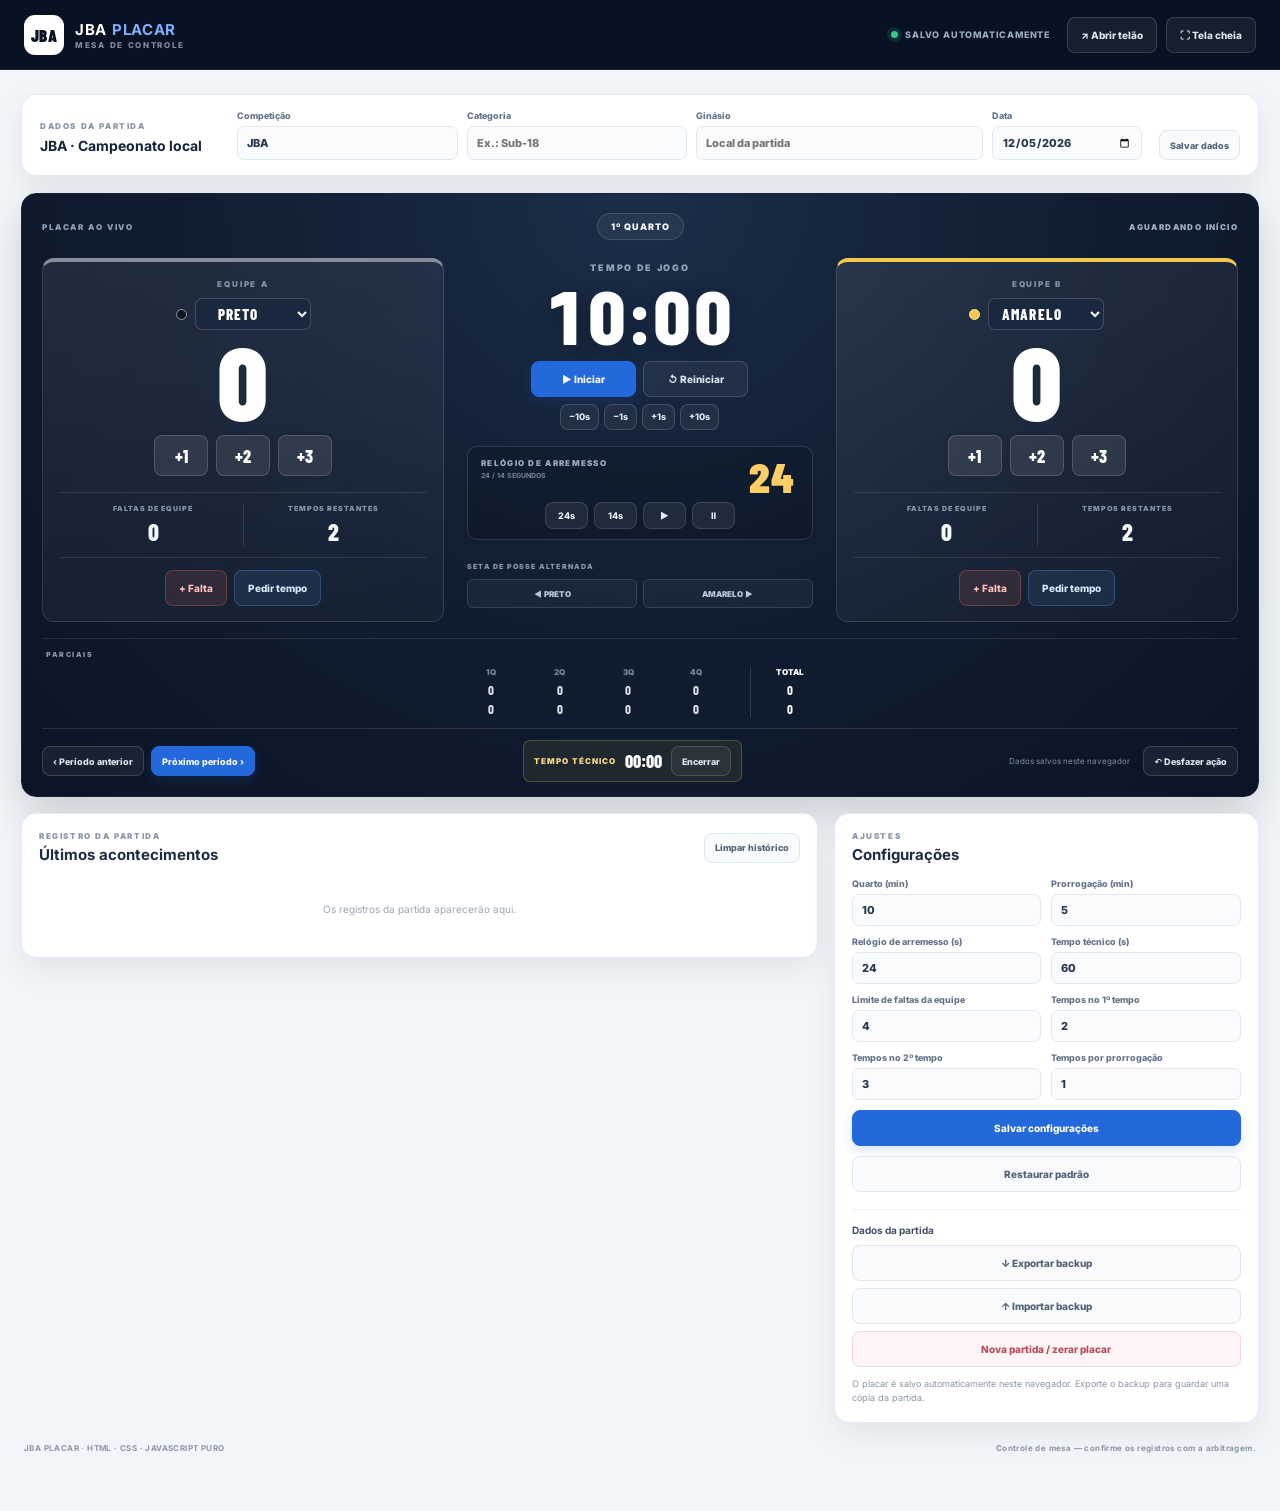
<file: index.html>
<!doctype html>
<html lang="pt-BR">
<head>
  <meta charset="utf-8">
  <meta name="viewport" content="width=device-width, initial-scale=1">
  <meta name="theme-color" content="#0b1424">
  <title>JBA | Placar de Basquete</title>
  <link rel="stylesheet" href="style.css">
</head>
<body>
  <header class="topbar">
    <a class="brand" href="index.html" aria-label="JBA Placar">
      <span class="brand-mark">JBA</span>
      <span class="brand-copy"><strong>JBA <em>PLACAR</em></strong><small>MESA DE CONTROLE</small></span>
    </a>
    <div class="top-actions">
      <span class="save-status" id="saveIndicator"><i></i> SALVAMENTO AUTOMÁTICO</span>
      <button class="button button-ghost" id="openDisplayBtn" type="button">↗ Abrir telão</button>
      <button class="button button-ghost" id="fullscreenBtn" type="button">⛶ Tela cheia</button>
    </div>
  </header>

  <main class="page-wrap">
    <section class="match-info panel">
      <div class="match-info-heading">
        <span class="eyebrow">DADOS DA PARTIDA</span>
        <strong id="matchTitle">JBA · Campeonato local</strong>
      </div>
      <div class="match-fields">
        <label>Competição<input id="competitionInput" maxlength="60" value="JBA"></label>
        <label>Categoria<input id="categoryInput" maxlength="40" placeholder="Ex.: Sub-18"></label>
        <label>Ginásio<input id="venueInput" maxlength="60" placeholder="Local da partida"></label>
        <label>Data<input id="dateInput" type="date"></label>
      </div>
      <button class="button button-small button-light" id="saveMetaBtn" type="button">Salvar dados</button>
    </section>

    <section class="scoreboard panel" aria-label="Placar da partida">
      <div class="scoreboard-topline">
        <span class="eyebrow">PLACAR AO VIVO</span>
        <span class="period-pill" id="periodLabel">1º QUARTO</span>
        <span class="game-status" id="matchStatus">AGUARDANDO INÍCIO</span>
      </div>

      <div class="score-layout">
        <article class="team-card" id="homeTeamCard" data-color="preto">
          <div class="team-role">EQUIPE A</div>
          <div class="team-select-wrap">
            <span class="team-color-dot" id="homeColorDot"></span>
            <select class="team-select" id="homeTeamSelect" aria-label="Selecionar cor da equipe A">
              <option value="preto">PRETO</option><option value="amarelo">AMARELO</option><option value="verde">VERDE</option><option value="azul">AZUL</option>
            </select>
          </div>
          <div class="team-score" id="homeScore">0</div>
          <div class="score-actions">
            <button class="score-button" data-score-side="home" data-points="1" type="button">+1</button>
            <button class="score-button" data-score-side="home" data-points="2" type="button">+2</button>
            <button class="score-button" data-score-side="home" data-points="3" type="button">+3</button>
          </div>
          <div class="team-stats">
            <div><span>FALTAS DE EQUIPE</span><strong id="homeTeamFouls">0</strong></div>
            <div><span>TEMPOS RESTANTES</span><strong id="homeTimeouts">2</strong></div>
          </div>
          <div class="team-actions">
            <button class="button button-foul" data-team-foul="home" type="button">+ Falta</button>
            <button class="button button-timeout" data-timeout="home" type="button">Pedir tempo</button>
          </div>
        </article>

        <section class="clock-column" aria-label="Controles de tempo">
          <div class="clock-label">TEMPO DE JOGO</div>
          <div class="game-clock" id="gameClock">10:00</div>
          <div class="clock-main-actions">
            <button class="button button-primary" id="toggleGameClock" type="button">▶ Iniciar</button>
            <button class="button button-ghost" id="resetGameClock" type="button">↺ Reiniciar</button>
          </div>
          <div class="clock-adjust">
            <button class="button button-tiny button-ghost" data-adjust-clock="-10" type="button">−10s</button>
            <button class="button button-tiny button-ghost" data-adjust-clock="-1" type="button">−1s</button>
            <button class="button button-tiny button-ghost" data-adjust-clock="1" type="button">+1s</button>
            <button class="button button-tiny button-ghost" data-adjust-clock="10" type="button">+10s</button>
          </div>

          <div class="shot-clock-panel">
            <div class="shot-clock-heading"><span>RELÓGIO DE ARREMESSO</span><small>24 / 14 SEGUNDOS</small></div>
            <strong id="shotClock">24</strong>
            <div class="shot-clock-actions">
              <button class="button button-shot" id="shot24Btn" type="button">24s</button>
              <button class="button button-shot" id="shot14Btn" type="button">14s</button>
              <button class="button button-shot" id="shotToggleBtn" type="button">▶</button>
              <button class="button button-shot" id="shotStopBtn" type="button">Ⅱ</button>
            </div>
          </div>

          <div class="possession-panel">
            <span>SETA DE POSSE ALTERNADA</span>
            <div class="possession-buttons">
              <button id="possessionHome" class="possession-button" type="button">◀ EQUIPE A</button>
              <button id="possessionAway" class="possession-button" type="button">EQUIPE B ▶</button>
            </div>
          </div>
        </section>

        <article class="team-card" id="awayTeamCard" data-color="amarelo">
          <div class="team-role">EQUIPE B</div>
          <div class="team-select-wrap">
            <span class="team-color-dot" id="awayColorDot"></span>
            <select class="team-select" id="awayTeamSelect" aria-label="Selecionar cor da equipe B">
              <option value="preto">PRETO</option><option value="amarelo" selected>AMARELO</option><option value="verde">VERDE</option><option value="azul">AZUL</option>
            </select>
          </div>
          <div class="team-score" id="awayScore">0</div>
          <div class="score-actions">
            <button class="score-button" data-score-side="away" data-points="1" type="button">+1</button>
            <button class="score-button" data-score-side="away" data-points="2" type="button">+2</button>
            <button class="score-button" data-score-side="away" data-points="3" type="button">+3</button>
          </div>
          <div class="team-stats">
            <div><span>FALTAS DE EQUIPE</span><strong id="awayTeamFouls">0</strong></div>
            <div><span>TEMPOS RESTANTES</span><strong id="awayTimeouts">2</strong></div>
          </div>
          <div class="team-actions">
            <button class="button button-foul" data-team-foul="away" type="button">+ Falta</button>
            <button class="button button-timeout" data-timeout="away" type="button">Pedir tempo</button>
          </div>
        </article>
      </div>

      <div class="period-points" id="periodPoints" aria-label="Pontuação por período"></div>
      <div class="scoreboard-footer">
        <div class="period-controls">
          <button class="button button-ghost button-small" id="previousPeriodBtn" type="button">‹ Período anterior</button>
          <button class="button button-primary button-small" id="nextPeriodBtn" type="button">Próximo período ›</button>
        </div>
        <div class="timeout-display" id="timeoutDisplay" hidden>
          <span>TEMPO TÉCNICO</span><strong id="timeoutClock">01:00</strong>
          <button class="button button-small button-ghost" id="endTimeoutBtn" type="button">Encerrar</button>
        </div>
        <div class="undo-controls">
          <span id="saveMessage">Dados salvos neste navegador</span>
          <button class="button button-ghost button-small" id="undoBtn" type="button">↶ Desfazer ação</button>
        </div>
      </div>
    </section>

    <section class="below-grid">
      <article class="panel events-panel">
        <div class="panel-heading"><div><span class="eyebrow">REGISTRO DA PARTIDA</span><h2>Últimos acontecimentos</h2></div><button class="button button-small button-light" id="clearEventsBtn" type="button">Limpar histórico</button></div>
        <ol class="event-list" id="eventList"><li class="empty-events">Os registros da partida aparecerão aqui.</li></ol>
      </article>

      <aside class="panel settings-panel">
        <div class="panel-heading"><div><span class="eyebrow">AJUSTES</span><h2>Configurações</h2></div></div>
        <form id="settingsForm" class="settings-form">
          <label>Quarto (min)<input name="quarterMinutes" type="number" min="1" max="20" required></label>
          <label>Prorrogação (min)<input name="overtimeMinutes" type="number" min="1" max="10" required></label>
          <label>Relógio de arremesso (s)<input name="shotClockSeconds" type="number" min="1" max="60" required></label>
          <label>Tempo técnico (s)<input name="timeoutSeconds" type="number" min="1" max="180" required></label>
          <label>Limite de faltas da equipe<input name="teamFoulLimit" type="number" min="1" max="10" required></label>
          <label>Tempos no 1º tempo<input name="firstHalfTimeouts" type="number" min="0" max="10" required></label>
          <label>Tempos no 2º tempo<input name="secondHalfTimeouts" type="number" min="0" max="10" required></label>
          <label>Tempos por prorrogação<input name="overtimeTimeouts" type="number" min="0" max="5" required></label>
          <button class="button button-primary button-wide" type="submit">Salvar configurações</button>
          <button class="button button-light button-wide" id="restoreDefaultsBtn" type="button">Restaurar padrão</button>
        </form>
        <div class="data-tools">
          <strong>Dados da partida</strong>
          <button class="button button-light button-wide" id="exportJsonBtn" type="button">↓ Exportar backup</button>
          <label class="button button-light button-wide file-button">↑ Importar backup<input type="file" id="importJsonInput" accept="application/json,.json" hidden></label>
          <button class="button button-danger button-wide" id="newMatchBtn" type="button">Nova partida / zerar placar</button>
          <p>O placar é salvo automaticamente neste navegador. Exporte o backup para guardar uma cópia da partida.</p>
        </div>
      </aside>
    </section>

    <footer class="page-footer"><span>JBA PLACAR · HTML · CSS · JAVASCRIPT PURO</span><span>Controle de mesa — confirme os registros com a arbitragem.</span></footer>
  </main>

  <div class="toast" id="toast" role="status" aria-live="polite"></div>
  <script src="app.js"></script>
</body>
</html>
</file>
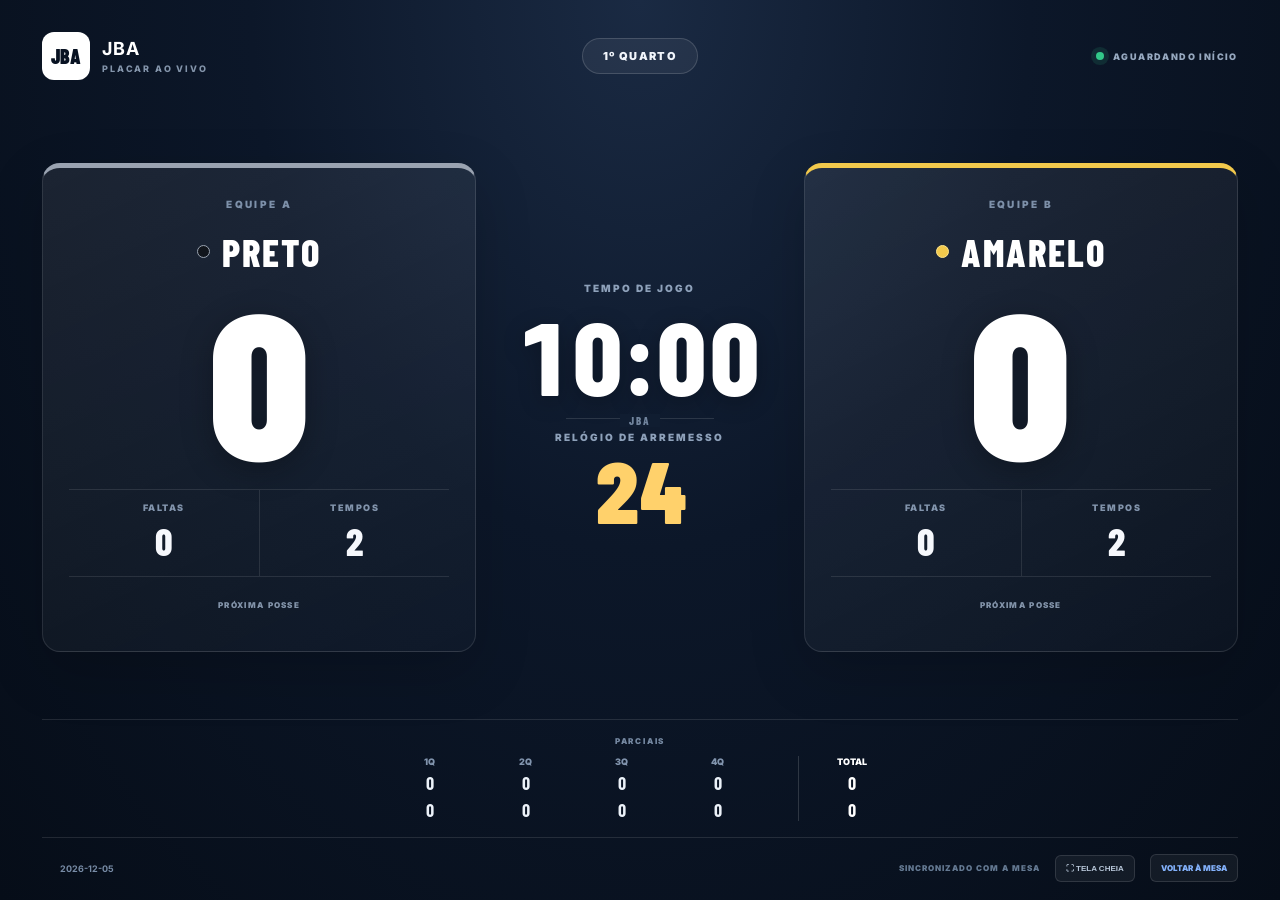
<file: display.html>
<!doctype html>
<html lang="pt-BR">
<head>
  <meta charset="utf-8">
  <meta name="viewport" content="width=device-width, initial-scale=1">
  <meta name="theme-color" content="#07101d">
  <title>JBA | Telão</title>
  <link rel="stylesheet" href="display.css">
</head>
<body>
  <main class="arena-screen">
    <header class="arena-header">
      <div class="arena-brand"><span class="jba-mark">JBA</span><div><strong id="competition">CAMPEONATO JBA</strong><small id="category">PLACAR AO VIVO</small></div></div>
      <div class="arena-period" id="period">1º QUARTO</div>
      <div class="arena-status"><i></i><span id="status">AGUARDANDO INÍCIO</span></div>
    </header>

    <section class="arena-score">
      <article class="arena-team" id="homeTeam" data-color="preto">
        <div class="team-label">EQUIPE A</div>
        <div class="team-name"><i id="homeDot"></i><h1 id="homeName">PRETO</h1></div>
        <div class="big-score" id="homeScore">0</div>
        <div class="team-indicators"><div><span>FALTAS</span><strong id="homeFouls">0</strong></div><div><span>TEMPOS</span><strong id="homeTimeouts">2</strong></div></div>
        <div class="possession" id="homePossession">PRÓXIMA POSSE</div>
      </article>

      <div class="arena-center">
        <div class="center-caption">TEMPO DE JOGO</div>
        <div class="arena-clock" id="gameClock">10:00</div>
        <div class="center-divider"><span>JBA</span></div>
        <div class="shot-label">RELÓGIO DE ARREMESSO</div>
        <div class="arena-shot" id="shotClock">24</div>
        <div class="timeout-banner" id="timeoutBanner" hidden><span>TEMPO TÉCNICO</span><strong id="timeoutClock">01:00</strong></div>
      </div>

      <article class="arena-team" id="awayTeam" data-color="amarelo">
        <div class="team-label">EQUIPE B</div>
        <div class="team-name"><i id="awayDot"></i><h1 id="awayName">AMARELO</h1></div>
        <div class="big-score" id="awayScore">0</div>
        <div class="team-indicators"><div><span>FALTAS</span><strong id="awayFouls">0</strong></div><div><span>TEMPOS</span><strong id="awayTimeouts">2</strong></div></div>
        <div class="possession" id="awayPossession">PRÓXIMA POSSE</div>
      </article>
    </section>

    <section class="arena-period-points" id="periodPoints" aria-label="Pontuação por período"></section>
    <footer class="arena-footer">
      <div><span id="venue"></span><span id="matchDate"></span></div>
      <div class="display-controls"><span id="syncStatus">SINCRONIZADO COM A MESA</span><button id="fullscreenBtn" type="button">⛶ TELA CHEIA</button><a href="index.html">VOLTAR À MESA</a></div>
    </footer>
  </main>
  <script src="display.js"></script>
</body>
</html>
</file>
<file: style.css>
@import url('https://fonts.googleapis.com/css2?family=Barlow+Condensed:wght@500;600;700;800;900&family=Inter:wght@400;500;600;700;800&display=swap');

:root {
  color-scheme: light;
  --ink: #152238;
  --muted: #78869a;
  --line: #e4eaf1;
  --paper: #ffffff;
  --page: #f2f5f9;
  --navy: #0b1424;
  --navy-2: #111f34;
  --blue: #2469dc;
  --shadow: 0 12px 32px rgba(17, 34, 57, .07);
  font-family: Inter, system-ui, -apple-system, BlinkMacSystemFont, "Segoe UI", sans-serif;
}
* { box-sizing: border-box; }
body { margin: 0; color: var(--ink); background: var(--page); }
button, input, select { font: inherit; }
button { cursor: pointer; }
button:focus-visible, input:focus-visible, select:focus-visible { outline: 3px solid rgba(56, 130, 246, .35); outline-offset: 2px; }
.topbar { min-height: 70px; padding: 0 max(24px, calc((100vw - 1480px) / 2)); display: flex; align-items: center; justify-content: space-between; gap: 20px; color: white; background: #081222; border-bottom: 1px solid rgba(255,255,255,.07); }
.brand { display: flex; align-items: center; gap: 11px; color: white; text-decoration: none; }
.brand-mark { width: 40px; height: 40px; display: grid; place-items: center; border-radius: 11px; color: #081222; background: #fff; font: 900 17px "Barlow Condensed", sans-serif; letter-spacing: .5px; }
.brand-copy { display: flex; flex-direction: column; gap: 1px; }
.brand-copy strong { font-size: 15px; letter-spacing: .7px; }
.brand-copy em { color: #7faef9; font-style: normal; }
.brand-copy small { color: #7f8da1; font-size: 8px; font-weight: 800; letter-spacing: 1.7px; }
.top-actions { display: flex; align-items: center; gap: 9px; }
.save-status { display: inline-flex; align-items: center; gap: 7px; margin-right: 8px; color: #9cacbf; font-size: 9px; font-weight: 800; letter-spacing: .8px; }
.save-status i, .live-dot { width: 7px; height: 7px; border-radius: 50%; background: #39c888; box-shadow: 0 0 0 4px rgba(57,200,136,.13); }
.page-wrap { width: min(1480px, calc(100% - 42px)); margin: 24px auto 38px; }
.panel { border: 1px solid var(--line); border-radius: 15px; background: var(--paper); box-shadow: var(--shadow); }
.match-info { padding: 15px 18px; display: grid; grid-template-columns: 180px 1fr auto; gap: 17px; align-items: end; }
.match-info-heading { display: flex; flex-direction: column; gap: 6px; padding-bottom: 6px; }
.match-info-heading strong { font-size: 14px; }
.eyebrow { display: block; color: #8a98aa; font-size: 8px; font-weight: 900; letter-spacing: 1.6px; }
.match-fields { display: grid; grid-template-columns: 1fr 1fr 1.3fr 150px; gap: 9px; }
label { min-width: 0; color: #66758a; font-size: 9px; font-weight: 800; }
.match-fields input, .settings-form input { width: 100%; height: 34px; margin-top: 5px; padding: 0 9px; color: #27364d; border: 1px solid #e2e8f0; border-radius: 7px; background: #fafbfd; font-size: 11px; outline: none; }
.match-fields input:focus, .settings-form input:focus { border-color: #8ab1f3; background: white; }
.button { min-height: 36px; padding: 0 13px; display: inline-flex; align-items: center; justify-content: center; gap: 6px; border: 1px solid transparent; border-radius: 8px; font-size: 10px; font-weight: 800; transition: transform .12s ease, filter .12s ease, background .12s ease; }
.button:hover, .score-button:hover { filter: brightness(1.06); }
.button:active, .score-button:active { transform: translateY(1px); }
.button-ghost { color: #dce6f3; border-color: rgba(255,255,255,.15); background: rgba(255,255,255,.055); }
.button-light { color: #526176; border-color: #e0e6ee; background: #f8fafc; }
.button-primary { color: white; border-color: #2469dc; background: #2469dc; box-shadow: 0 4px 12px rgba(36,105,220,.18); }
.button-danger { color: #b84b55; border-color: #f0dadd; background: #fff5f6; }
.button-small { min-height: 30px; padding: 0 10px; font-size: 9px; }
.button-tiny { min-height: 26px; padding: 0 8px; font-size: 9px; }
.button-wide { width: 100%; }
.scoreboard { margin-top: 17px; padding: 19px 20px 14px; overflow: hidden; color: #fff; border-color: #18273c; background: radial-gradient(ellipse at 50% 0%, #1b2d48 0%, #101d31 52%, #0b1424 100%); box-shadow: 0 18px 42px rgba(10, 23, 42, .17); }
.scoreboard-topline { display: grid; grid-template-columns: 1fr auto 1fr; align-items: center; }
.scoreboard-topline .eyebrow { color: #8fa0b7; }
.period-pill { padding: 7px 13px; color: #f0f5fc; border: 1px solid rgba(255,255,255,.13); border-radius: 50px; background: rgba(255,255,255,.06); font-size: 9px; font-weight: 900; letter-spacing: 1px; }
.game-status { justify-self: end; color: #9baec4; font-size: 8px; font-weight: 900; letter-spacing: 1.4px; }
.score-layout { padding: 18px 0 16px; display: grid; grid-template-columns: minmax(250px, 1fr) minmax(285px, .88fr) minmax(250px, 1fr); align-items: stretch; gap: 19px; }
.team-card { --accent: #222; min-width: 0; padding: 17px 17px 15px; text-align: center; border: 1px solid rgba(255,255,255,.12); border-top: 4px solid var(--accent); border-radius: 12px; background: linear-gradient(160deg, rgba(255,255,255,.075), rgba(255,255,255,.025)); }
.team-card[data-color="preto"] { --accent: #858d9a; }
.team-card[data-color="amarelo"] { --accent: #f2c94c; }
.team-card[data-color="verde"] { --accent: #26b977; }
.team-card[data-color="azul"] { --accent: #398af0; }
.team-role { color: #8191a8; font-size: 8px; font-weight: 900; letter-spacing: 1.8px; }
.team-select-wrap { width: fit-content; max-width: 100%; margin: 9px auto 0; display: flex; align-items: center; gap: 8px; }
.team-color-dot { width: 11px; height: 11px; flex: 0 0 11px; border: 1px solid rgba(255,255,255,.35); border-radius: 50%; background: #272d38; }
.team-color-dot[data-color="preto"] { background: #11151c; border-color: #929baa; }
.team-color-dot[data-color="amarelo"] { background: #f2c94c; border-color: #ffe58a; }
.team-color-dot[data-color="verde"] { background: #26b977; border-color: #72e6ae; }
.team-color-dot[data-color="azul"] { background: #398af0; border-color: #94c1ff; }
.team-select { max-width: 190px; padding: 5px 25px 5px 8px; color: #fff; border: 1px solid rgba(255,255,255,.17); border-radius: 7px; background: #1a2940; font: 800 15px "Barlow Condensed", sans-serif; letter-spacing: 1.2px; text-align: center; cursor: pointer; }
.team-select option { color: #1c2b40; background: #fff; }
.team-score { margin: 1px 0 6px; color: #fff; font: 900 clamp(76px, 8vw, 112px)/.96 "Barlow Condensed", Impact, sans-serif; letter-spacing: 1px; font-variant-numeric: tabular-nums; }
.score-actions { display: flex; justify-content: center; gap: 8px; }
.score-button { min-width: 54px; min-height: 41px; padding: 0 12px; color: #fff; border: 1px solid rgba(255,255,255,.16); border-radius: 8px; background: rgba(255,255,255,.09); font: 800 18px "Barlow Condensed", sans-serif; transition: transform .12s ease, filter .12s ease; }
.team-stats { margin-top: 16px; padding: 11px 3px; display: grid; grid-template-columns: 1fr 1fr; border-top: 1px solid rgba(255,255,255,.10); border-bottom: 1px solid rgba(255,255,255,.10); }
.team-stats div { display: flex; flex-direction: column; gap: 4px; }
.team-stats div + div { border-left: 1px solid rgba(255,255,255,.11); }
.team-stats span { color: #8394aa; font-size: 7px; font-weight: 900; letter-spacing: 1px; }
.team-stats strong { color: #f5f8fc; font: 800 24px "Barlow Condensed", sans-serif; }
.team-stats strong.penalty-active { color: #ff8c84; }
.team-actions { margin-top: 12px; display: flex; justify-content: center; flex-wrap: wrap; gap: 7px; }
.button-foul { color: #ffc0bd; border-color: rgba(239,108,102,.3); background: rgba(239,108,102,.12); }
.button-timeout { color: #dbe9ff; border-color: rgba(114,162,239,.28); background: rgba(87,139,222,.12); }
.clock-column { min-width: 0; padding: 4px 4px 0; display: flex; flex-direction: column; align-items: center; }
.clock-label { color: #92a4bc; font-size: 9px; font-weight: 900; letter-spacing: 1.7px; }
.game-clock { margin: 1px 0 6px; color: #fff; font: 800 clamp(58px, 6vw, 82px)/1.05 "Barlow Condensed", monospace; letter-spacing: 1px; font-variant-numeric: tabular-nums; text-shadow: 0 4px 23px rgba(0,0,0,.2); }
.game-clock.clock-zero { color: #ff8787; }
.clock-main-actions { width: 100%; display: flex; justify-content: center; gap: 7px; }
.clock-main-actions .button { min-width: 105px; }
.clock-adjust { margin-top: 7px; display: flex; gap: 5px; }
.shot-clock-panel { width: 100%; margin-top: 16px; padding: 11px 13px 10px; display: grid; grid-template-columns: 1fr auto; align-items: center; gap: 7px 10px; border: 1px solid rgba(255,255,255,.12); border-radius: 10px; background: rgba(0,0,0,.16); }
.shot-clock-heading { display: flex; flex-direction: column; gap: 3px; }
.shot-clock-heading span { color: #9aacc1; font-size: 8px; font-weight: 900; letter-spacing: 1.3px; }
.shot-clock-heading small { color: #657890; font-size: 7px; font-weight: 800; }
#shotClock { grid-column: 2; grid-row: 1 / span 2; min-width: 56px; color: #ffcf66; font: 900 42px/.9 "Barlow Condensed", sans-serif; text-align: center; font-variant-numeric: tabular-nums; }
#shotClock.clock-zero { color: #ff7777; }
.shot-clock-actions { grid-column: 1 / -1; display: flex; justify-content: center; gap: 6px; }
.button-shot { min-width: 43px; min-height: 27px; padding: 0 8px; color: #e5edf8; border-color: rgba(255,255,255,.12); background: rgba(255,255,255,.07); font-size: 9px; }
.possession-panel { width: 100%; margin-top: 13px; }
.possession-panel > span { color: #8394aa; font-size: 7px; font-weight: 900; letter-spacing: 1.2px; }
.possession-buttons { margin-top: 6px; display: flex; gap: 6px; }
.possession-button { min-width: 0; flex: 1; min-height: 29px; padding: 0 5px; color: #b9c7d9; border: 1px solid rgba(255,255,255,.12); border-radius: 6px; background: rgba(255,255,255,.04); font-size: 8px; font-weight: 900; }
.possession-button.active { color: #fff; border-color: #f2c94c; background: rgba(242,201,76,.17); box-shadow: inset 0 0 0 1px rgba(242,201,76,.12); }
.period-points { padding: 11px 4px; border-top: 1px solid rgba(255,255,255,.1); }
.partial-label { display: block; margin-bottom: 8px; color: #8394aa; font-size: 7px; font-weight: 900; letter-spacing: 1.5px; }
.period-score-table { display: flex; justify-content: center; gap: clamp(16px, 3vw, 43px); }
.period-column { min-width: 30px; display: grid; grid-template-columns: 1fr; gap: 3px; text-align: center; }
.period-column span { margin-bottom: 2px; color: #71839b; font-size: 8px; font-weight: 900; }
.period-column strong { color: #e3eaf3; font: 700 13px "Barlow Condensed", sans-serif; }
.period-column.total { padding-left: clamp(13px, 2vw, 25px); border-left: 1px solid rgba(255,255,255,.14); }
.period-column.total span, .period-column.total strong { color: #fff; }
.scoreboard-footer { min-height: 39px; padding-top: 11px; display: flex; justify-content: space-between; align-items: center; gap: 12px; border-top: 1px solid rgba(255,255,255,.1); }
.period-controls, .undo-controls { display: flex; align-items: center; gap: 7px; }
.undo-controls span { margin-right: 6px; color: #7e90a8; font-size: 8px; }
.timeout-display { display: flex; align-items: center; gap: 9px; padding: 5px 10px; border: 1px solid rgba(242,201,76,.25); border-radius: 7px; background: rgba(242,201,76,.08); }
.timeout-display span { color: #f4d883; font-size: 8px; font-weight: 900; letter-spacing: 1px; }
.timeout-display strong { color: #fff; font: 800 18px "Barlow Condensed", sans-serif; }
.below-grid { margin-top: 16px; display: grid; grid-template-columns: minmax(0, 1.5fr) minmax(300px, .8fr); gap: 16px; align-items: start; }
.events-panel, .settings-panel { padding: 17px; }
.panel-heading { display: flex; justify-content: space-between; align-items: center; gap: 12px; }
.panel-heading h2 { margin: 4px 0 0; color: #1c2c43; font-size: 15px; }
.event-list { max-height: 330px; margin: 14px 0 0; padding: 0; overflow: auto; list-style: none; }
.event-item { padding: 9px 2px; display: grid; grid-template-columns: 130px 75px 1fr; align-items: start; gap: 8px; border-top: 1px solid #eef1f5; }
.event-item time { color: #8794a5; font: 700 10px "Barlow Condensed", sans-serif; }
.event-tag { width: fit-content; padding: 3px 6px; color: #617188; border-radius: 4px; background: #f0f3f7; font-size: 7px; font-weight: 900; letter-spacing: .5px; }
.event-item p { margin: 0; color: #45546a; font-size: 10px; line-height: 1.5; }
.event-score .event-tag { color: #1d7b54; background: #e7f7ef; }
.event-foul .event-tag { color: #b34e50; background: #fff0f0; }
.event-timeout .event-tag { color: #376cb7; background: #edf4ff; }
.empty-events { padding: 25px 8px; color: #9aa5b4; text-align: center; font-size: 10px; }
.settings-form { margin-top: 14px; display: grid; grid-template-columns: 1fr 1fr; gap: 10px; }
.settings-form input { height: 32px; }
.settings-form .button { grid-column: 1 / -1; }
.data-tools { margin-top: 17px; padding-top: 14px; display: flex; flex-direction: column; gap: 7px; border-top: 1px solid #edf0f4; }
.data-tools > strong { margin-bottom: 2px; color: #425169; font-size: 10px; }
.data-tools p { margin: 3px 0 0; color: #8995a5; font-size: 9px; line-height: 1.55; }
.file-button { cursor: pointer; }
.page-footer { padding: 20px 3px; display: flex; justify-content: space-between; gap: 15px; color: #8a97a8; font-size: 8px; font-weight: 700; letter-spacing: .4px; }
.toast { position: fixed; z-index: 20; right: 22px; bottom: 20px; max-width: min(400px, calc(100vw - 40px)); padding: 12px 16px; color: #fff; border: 1px solid rgba(255,255,255,.1); border-radius: 9px; background: #12233a; box-shadow: 0 10px 30px rgba(0,0,0,.2); font-size: 11px; font-weight: 700; opacity: 0; pointer-events: none; transform: translateY(8px); transition: opacity .2s, transform .2s; }
.toast.show { opacity: 1; transform: translateY(0); }

@media (max-width: 1050px) {
  .match-info { grid-template-columns: 1fr; align-items: stretch; }
  .match-info-heading { flex-direction: row; align-items: center; justify-content: space-between; }
  .match-info .button { justify-self: end; }
  .score-layout { grid-template-columns: minmax(200px, 1fr) minmax(245px, .9fr) minmax(200px, 1fr); gap: 10px; }
  .team-card { padding: 14px 10px; }
  .team-stats span { font-size: 6px; }
  .below-grid { grid-template-columns: 1fr; }
}
@media (max-width: 760px) {
  .topbar { min-height: 62px; padding: 0 13px; }
  .save-status { display: none; }
  .top-actions { gap: 5px; }
  .top-actions .button { min-height: 31px; padding: 0 8px; font-size: 8px; }
  .page-wrap { width: calc(100% - 20px); margin-top: 11px; }
  .match-info { padding: 13px; gap: 11px; }
  .match-fields { grid-template-columns: 1fr 1fr; }
  .scoreboard { padding: 13px 11px 11px; }
  .score-layout { grid-template-columns: 1fr 1fr; gap: 9px; padding-top: 13px; }
  .team-card { padding: 12px 7px; }
  .team-score { margin: 7px 0; font-size: clamp(58px, 13vw, 85px); }
  .score-button { min-width: 39px; min-height: 35px; padding: 0 7px; font-size: 16px; }
  .team-select { max-width: 130px; font-size: 13px; }
  .team-stats { margin-top: 11px; }
  .team-stats span { min-height: 16px; font-size: 6px; line-height: 1.3; }
  .team-stats strong { font-size: 20px; }
  .team-actions { flex-direction: column; }
  .team-actions .button { width: 100%; min-height: 29px; }
  .clock-column { grid-column: 1 / -1; grid-row: 1; padding: 4px 5px 12px; }
  .game-clock { font-size: 76px; }
  .shot-clock-panel { max-width: 430px; margin-top: 11px; }
  .possession-panel { max-width: 430px; }
  .scoreboard-footer { flex-wrap: wrap; }
  .undo-controls { width: 100%; justify-content: space-between; }
  .timeout-display { order: 3; }
  .period-controls { flex: 1; }
  .period-controls .button { flex: 1; }
  .period-score-table { gap: 14px; }
  .event-item { grid-template-columns: 95px 65px 1fr; }
  .page-footer { flex-direction: column; }
}
@media (max-width: 410px) {
  .brand-copy strong { font-size: 13px; }
  .top-actions .button { font-size: 7px; }
  .clock-main-actions .button { min-width: 0; flex: 1; }
  .period-score-table { gap: 9px; }
  .period-column { min-width: 24px; }
  .team-role { font-size: 7px; }
  .team-select { max-width: 115px; padding-right: 18px; font-size: 12px; }
}
@media print {
  body { background: white; }
  .topbar, .match-info, .below-grid, .scoreboard-footer, .clock-main-actions, .clock-adjust, .shot-clock-actions, .possession-panel, .score-actions, .team-actions, .page-footer { display: none !important; }
  .page-wrap { width: 100%; margin: 0; }
  .scoreboard { color: #111; border: 0; background: white; box-shadow: none; }
  .team-card { color: #111; border: 1px solid #999; background: #fff; }
  .team-role, .period-column span, .period-column strong, .scoreboard-topline .eyebrow { color: #333; }
  .team-score, .game-clock, .team-stats strong, #shotClock { color: #111 !important; }
}
</file>
<file: display.css>
@import url('https://fonts.googleapis.com/css2?family=Barlow+Condensed:wght@500;600;700;800;900&family=Inter:wght@400;500;600;700;800&display=swap');
:root { color-scheme: dark; font-family: Inter, system-ui, sans-serif; background: #07101d; color: #fff; }
* { box-sizing: border-box; }
body { min-width: 320px; min-height: 100vh; margin: 0; background: radial-gradient(ellipse at 50% 0%, #1a2a43 0%, #0c1729 43%, #060d18 100%); }
.arena-screen { min-height: 100vh; padding: clamp(15px, 2.5vw, 36px) clamp(14px, 3.3vw, 50px) 18px; display: flex; flex-direction: column; }
.arena-header { display: grid; grid-template-columns: 1fr auto 1fr; align-items: center; gap: 20px; }
.arena-brand { display: flex; align-items: center; gap: 12px; }
.jba-mark { width: 48px; height: 48px; display: grid; place-items: center; color: #081222; border-radius: 12px; background: white; font: 900 20px "Barlow Condensed", sans-serif; }
.arena-brand div { display: flex; flex-direction: column; gap: 4px; }
.arena-brand strong { color: #fff; font-size: clamp(12px, 1.5vw, 18px); letter-spacing: .7px; }
.arena-brand small { color: #8394aa; font-size: 9px; font-weight: 800; letter-spacing: 1.8px; }
.arena-period { padding: 10px 20px; color: #f1f5fb; border: 1px solid rgba(255,255,255,.15); border-radius: 100px; background: rgba(255,255,255,.06); font-size: 11px; font-weight: 900; letter-spacing: 1.4px; }
.arena-status { justify-self: end; display: flex; align-items: center; gap: 9px; color: #96a8bf; font-size: 9px; font-weight: 900; letter-spacing: 1.4px; }
.arena-status i { width: 8px; height: 8px; border-radius: 50%; background: #32c889; box-shadow: 0 0 0 5px rgba(50,200,137,.13); }
.arena-score { flex: 1; margin: clamp(18px, 4vh, 42px) 0 20px; display: grid; grid-template-columns: minmax(0, 1fr) minmax(220px, .62fr) minmax(0, 1fr); align-items: center; gap: clamp(12px, 2.3vw, 34px); }
.arena-team { --accent: #8b94a3; min-width: 0; padding: clamp(17px, 2.4vw, 34px) clamp(12px, 2vw, 28px); text-align: center; border: 1px solid rgba(255,255,255,.11); border-top: 5px solid var(--accent); border-radius: 18px; background: linear-gradient(155deg, rgba(255,255,255,.075), rgba(255,255,255,.02)); box-shadow: 0 20px 55px rgba(0,0,0,.17); }
.arena-team[data-color="preto"] { --accent: #9aa3b1; }
.arena-team[data-color="amarelo"] { --accent: #f2c94c; }
.arena-team[data-color="verde"] { --accent: #27bd79; }
.arena-team[data-color="azul"] { --accent: #418df3; }
.team-label { color: #7d90a9; font-size: 10px; font-weight: 900; letter-spacing: 2.3px; }
.team-name { min-height: 55px; margin: 14px 0 0; display: flex; justify-content: center; align-items: center; gap: 12px; }
.team-name i { width: 13px; height: 13px; flex: 0 0 13px; border: 1px solid rgba(255,255,255,.5); border-radius: 50%; background: #171b22; }
.team-name i[data-color="preto"] { background: #11151c; border-color: #9aa3b1; }
.team-name i[data-color="amarelo"] { background: #f2c94c; border-color: #ffe58a; }
.team-name i[data-color="verde"] { background: #27bd79; border-color: #8ceabf; }
.team-name i[data-color="azul"] { background: #418df3; border-color: #a2caff; }
.team-name h1 { margin: 0; color: #fff; font: 800 clamp(21px, 3vw, 42px)/1 "Barlow Condensed", sans-serif; letter-spacing: 2px; }
.big-score { margin: 5px 0 16px; color: #fff; font: 900 clamp(105px, 16vw, 225px)/.92 "Barlow Condensed", Impact, sans-serif; font-variant-numeric: tabular-nums; text-shadow: 0 7px 32px rgba(0,0,0,.28); }
.team-indicators { display: grid; grid-template-columns: 1fr 1fr; border-top: 1px solid rgba(255,255,255,.1); border-bottom: 1px solid rgba(255,255,255,.1); }
.team-indicators div { padding: 12px 4px; display: flex; flex-direction: column; gap: 5px; }
.team-indicators div + div { border-left: 1px solid rgba(255,255,255,.1); }
.team-indicators span { color: #8294ac; font-size: 9px; font-weight: 900; letter-spacing: 1.5px; }
.team-indicators strong { color: #f6f8fc; font: 800 clamp(25px, 3vw, 42px) "Barlow Condensed", sans-serif; }
.team-indicators strong.penalty { color: #ff8880; }
.possession { min-height: 30px; margin-top: 14px; padding: 8px 7px; color: #8394aa; border: 1px solid transparent; border-radius: 6px; font-size: 8px; font-weight: 900; letter-spacing: 1.3px; }
.possession.active { color: #ffe18b; border-color: rgba(242,201,76,.24); background: rgba(242,201,76,.12); }
.arena-center { min-width: 0; text-align: center; }
.center-caption, .shot-label { color: #8ea1ba; font-size: 10px; font-weight: 900; letter-spacing: 2px; }
.arena-clock { margin: 10px 0 11px; color: white; font: 800 clamp(66px, 8vw, 112px)/1 "Barlow Condensed", monospace; font-variant-numeric: tabular-nums; text-shadow: 0 5px 22px rgba(0,0,0,.25); }
.arena-clock.zero { color: #ff8787; }
.center-divider { width: 55%; height: 1px; margin: 0 auto 12px; background: rgba(255,255,255,.12); position: relative; }
.center-divider span { position: relative; top: -9px; padding: 0 9px; color: #71849d; background: #101d31; font: 800 11px "Barlow Condensed", sans-serif; letter-spacing: 2px; }
.arena-shot { margin: 4px 0 0; color: #ffd16b; font: 900 clamp(55px, 7vw, 86px)/1 "Barlow Condensed", sans-serif; font-variant-numeric: tabular-nums; }
.arena-shot.zero { color: #ff7777; }
.timeout-banner { margin-top: 17px; padding: 10px; display: flex; flex-direction: column; gap: 3px; border: 1px solid rgba(242,201,76,.28); border-radius: 8px; background: rgba(242,201,76,.09); }
.timeout-banner span { color: #f3d98f; font-size: 8px; font-weight: 900; letter-spacing: 1.4px; }
.timeout-banner strong { color: white; font: 800 28px "Barlow Condensed", sans-serif; }
.arena-period-points { padding: 16px 12px; border-top: 1px solid rgba(255,255,255,.11); border-bottom: 1px solid rgba(255,255,255,.11); }
.period-points-label { display: block; margin-bottom: 10px; color: #7588a1; font-size: 8px; font-weight: 900; letter-spacing: 1.8px; text-align: center; }
.period-score-table { display: flex; justify-content: center; gap: clamp(21px, 5vw, 70px); }
.period-score-col { min-width: 32px; display: grid; gap: 5px; text-align: center; }
.period-score-col span { color: #8194ad; font-size: 9px; font-weight: 900; }
.period-score-col strong { color: #ecf2f9; font: 700 18px "Barlow Condensed", sans-serif; }
.period-score-col.total { padding-left: clamp(16px, 3vw, 38px); border-left: 1px solid rgba(255,255,255,.15); }
.period-score-col.total span, .period-score-col.total strong { color: white; }
.arena-footer { padding-top: 16px; display: flex; justify-content: space-between; align-items: center; gap: 15px; }
.arena-footer > div:first-child { display: flex; gap: 18px; color: #778ba5; font-size: 9px; font-weight: 700; }
.display-controls { display: flex; align-items: center; gap: 15px; }
.display-controls span { color: #647992; font-size: 8px; font-weight: 900; letter-spacing: 1px; }
.display-controls button, .display-controls a { padding: 8px 10px; color: #b8c7d9; border: 1px solid rgba(255,255,255,.12); border-radius: 6px; background: rgba(255,255,255,.05); font-size: 8px; font-weight: 900; text-decoration: none; }
.display-controls a { color: #83b1fb; }
[hidden] { display: none !important; }
@media (max-width: 850px) {
  .arena-score { grid-template-columns: 1fr 1fr; }
  .arena-center { grid-column: 1 / -1; grid-row: 1; padding-bottom: 15px; }
  .arena-clock { font-size: 74px; }
  .arena-shot { font-size: 55px; }
  .arena-team { padding: 15px 10px; }
  .big-score { font-size: clamp(88px, 17vw, 145px); }
  .team-name h1 { font-size: 27px; }
}
@media (max-width: 540px) {
  .arena-screen { padding: 12px 10px; }
  .arena-header { grid-template-columns: 1fr auto; gap: 10px; }
  .arena-period { grid-column: 1 / -1; grid-row: 2; justify-self: center; }
  .arena-status { font-size: 7px; }
  .jba-mark { width: 38px; height: 38px; font-size: 16px; }
  .arena-brand strong { font-size: 11px; }
  .arena-brand small { font-size: 7px; }
  .arena-score { margin: 15px 0; gap: 7px; }
  .arena-team { padding: 12px 6px; border-radius: 10px; }
  .team-label { font-size: 7px; }
  .team-name { min-height: 34px; margin-top: 8px; gap: 6px; }
  .team-name i { width: 8px; height: 8px; flex-basis: 8px; }
  .team-name h1 { font-size: clamp(17px, 5vw, 24px); letter-spacing: 1px; }
  .big-score { margin: 4px 0 9px; font-size: clamp(72px, 19vw, 110px); }
  .team-indicators span { font-size: 6px; letter-spacing: .6px; }
  .team-indicators strong { font-size: 24px; }
  .possession { margin-top: 7px; font-size: 6px; }
  .center-caption, .shot-label { font-size: 8px; }
  .arena-clock { font-size: 62px; }
  .arena-shot { font-size: 45px; }
  .period-score-table { gap: 13px; }
  .period-score-col { min-width: 23px; }
  .period-score-col strong { font-size: 14px; }
  .arena-footer { align-items: flex-start; flex-direction: column; }
  .display-controls { width: 100%; justify-content: space-between; gap: 6px; }
  .display-controls span { display: none; }
}
</file>
